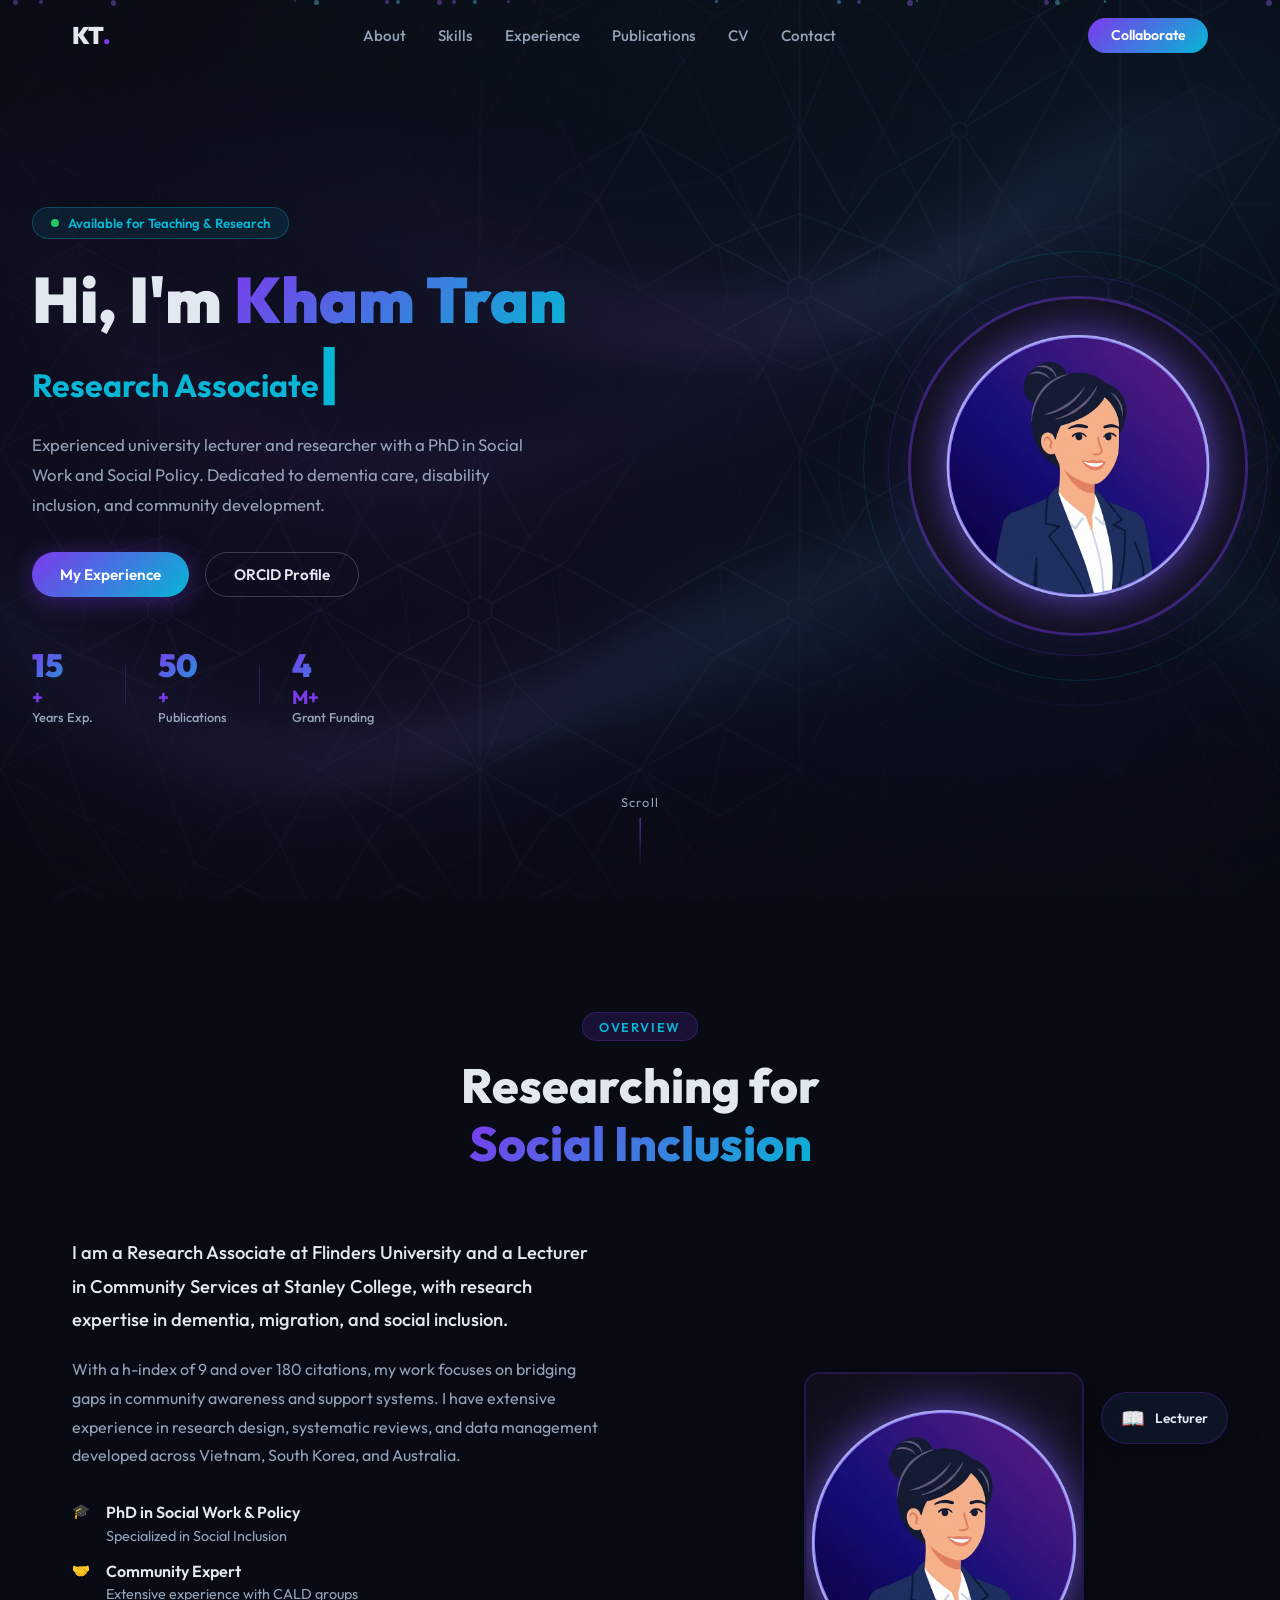
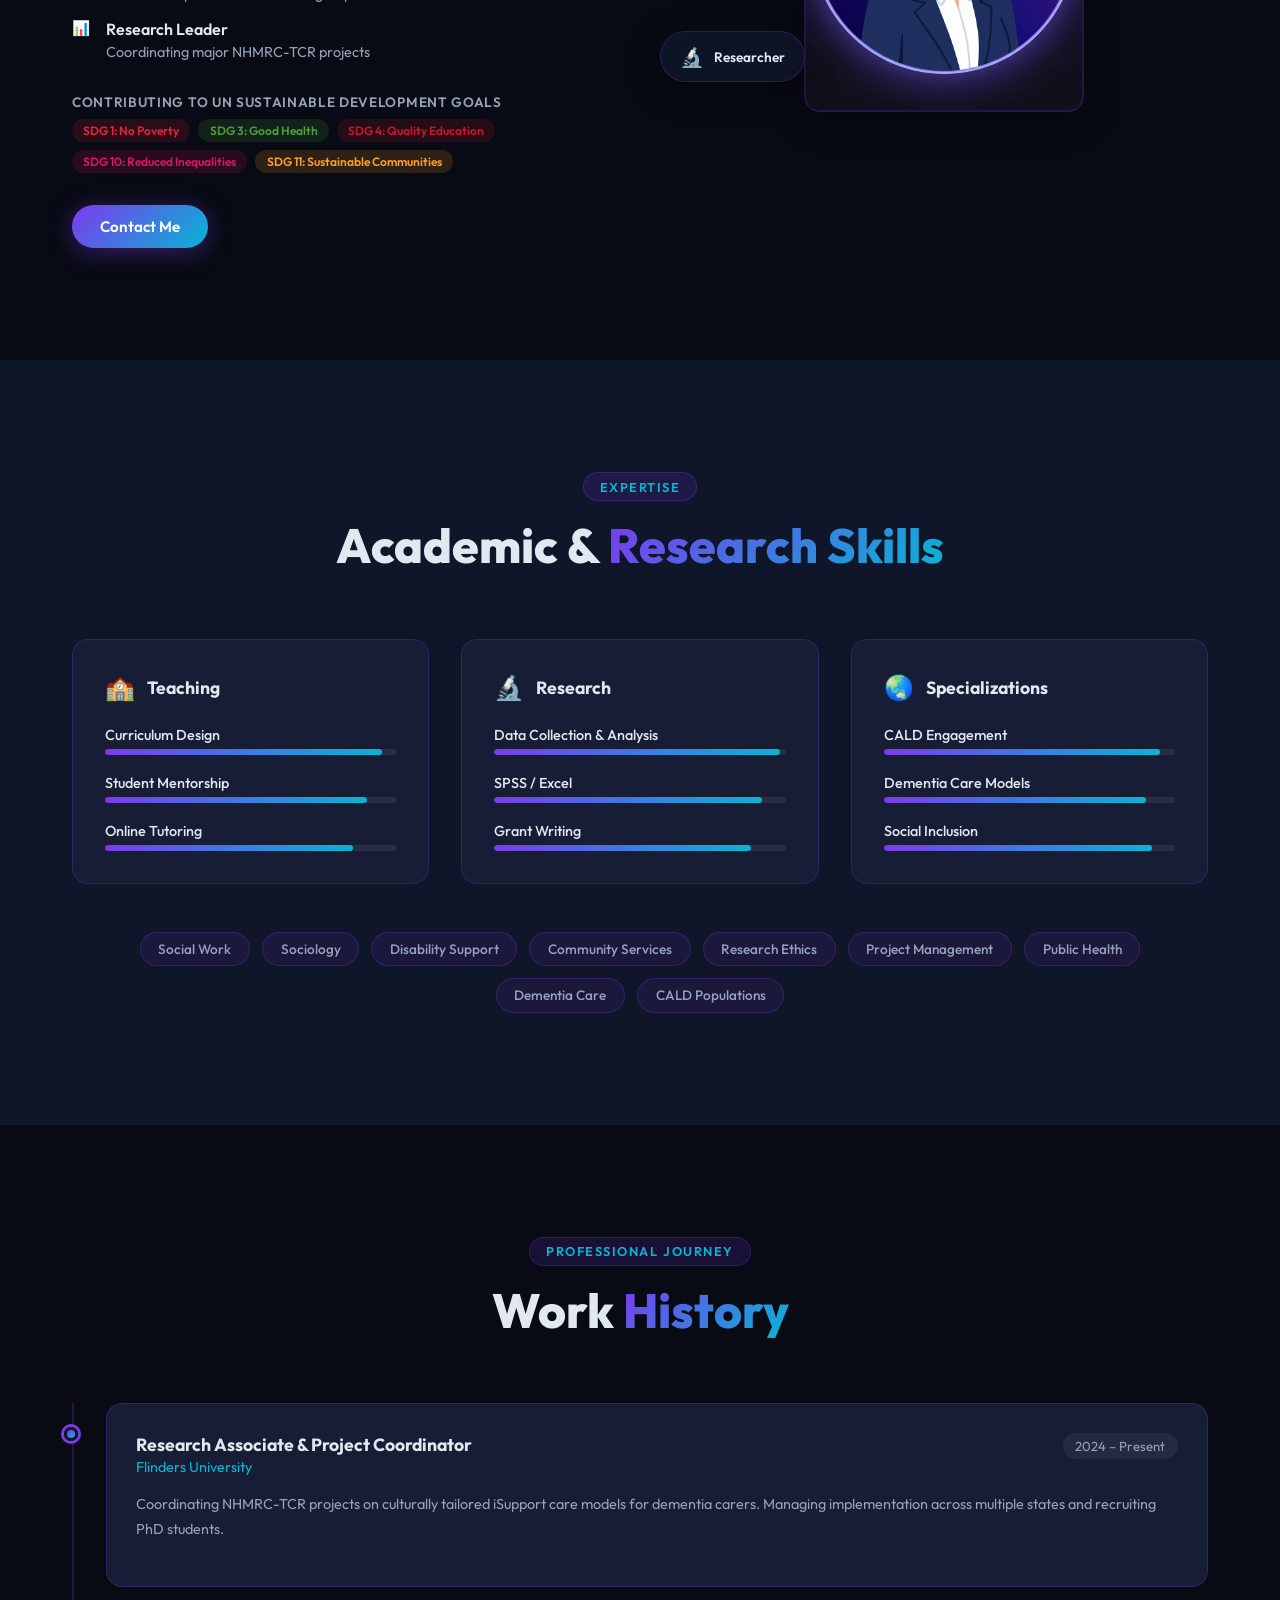
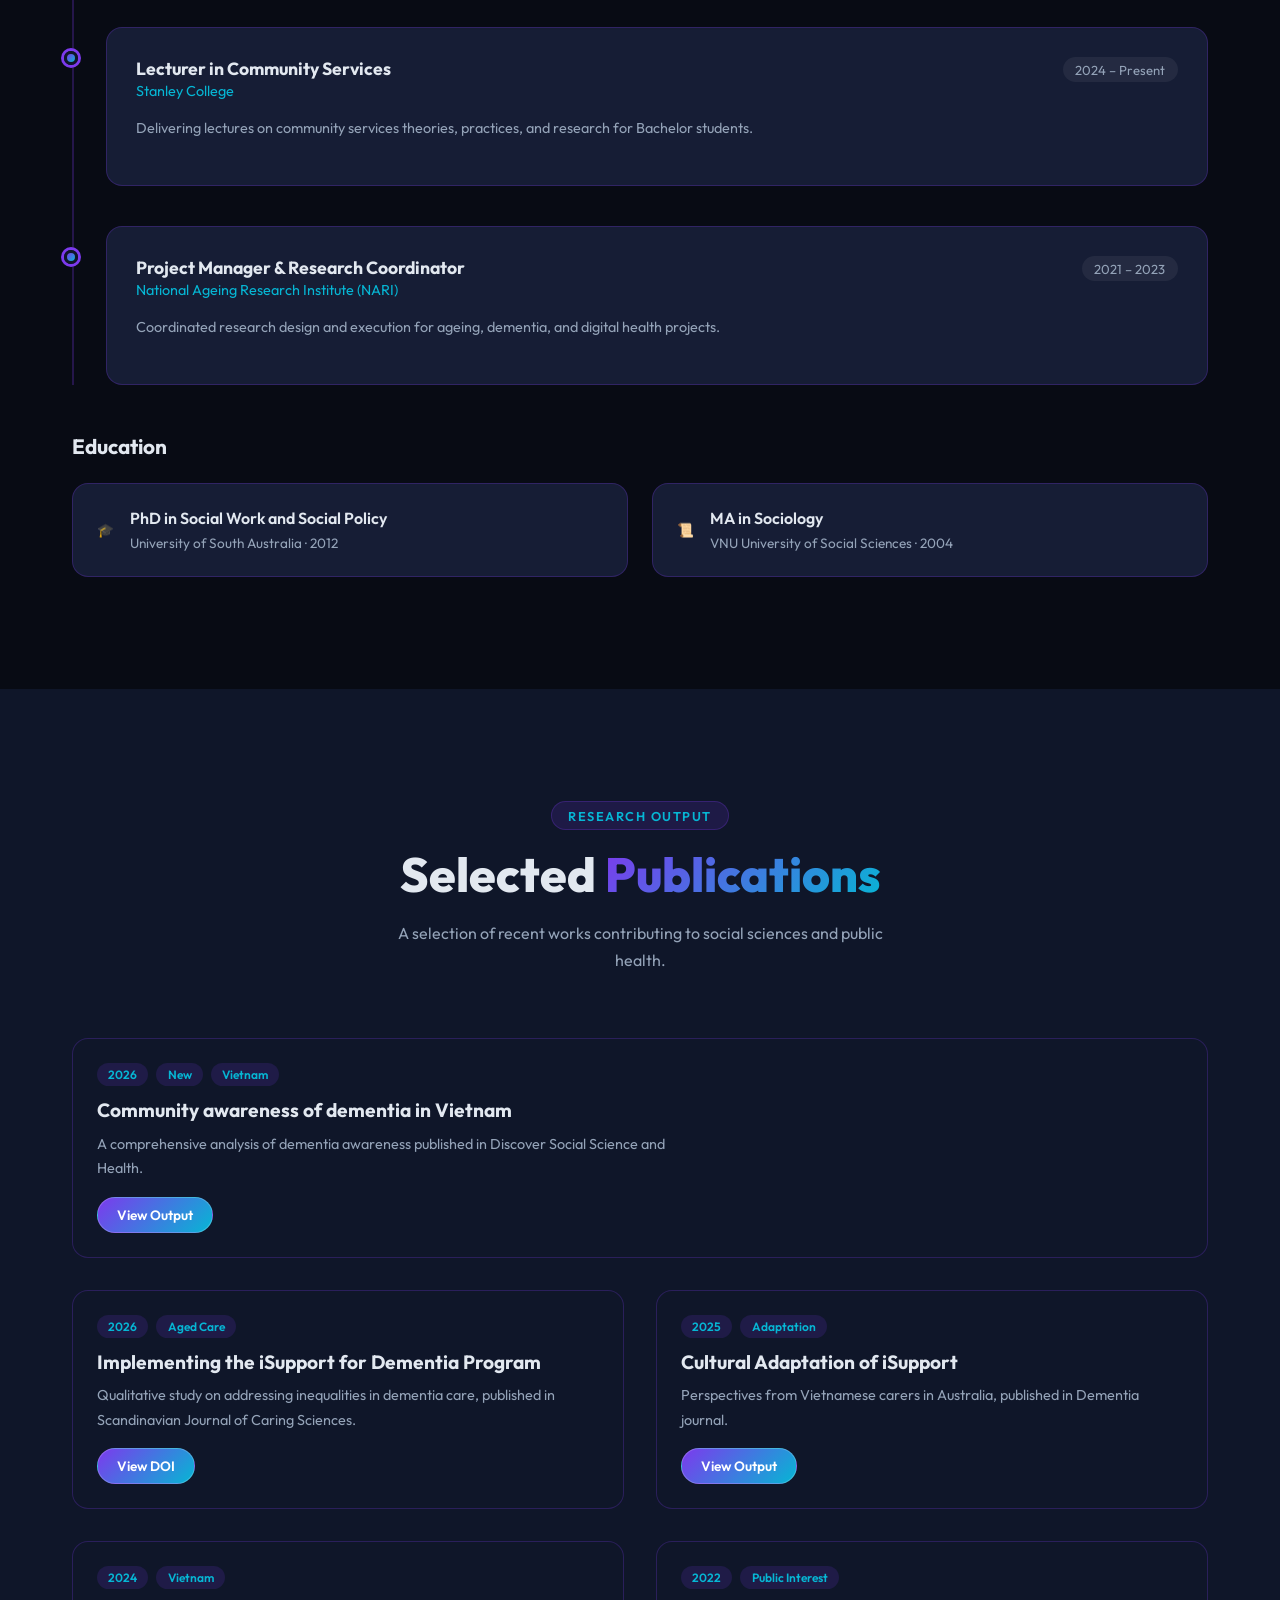
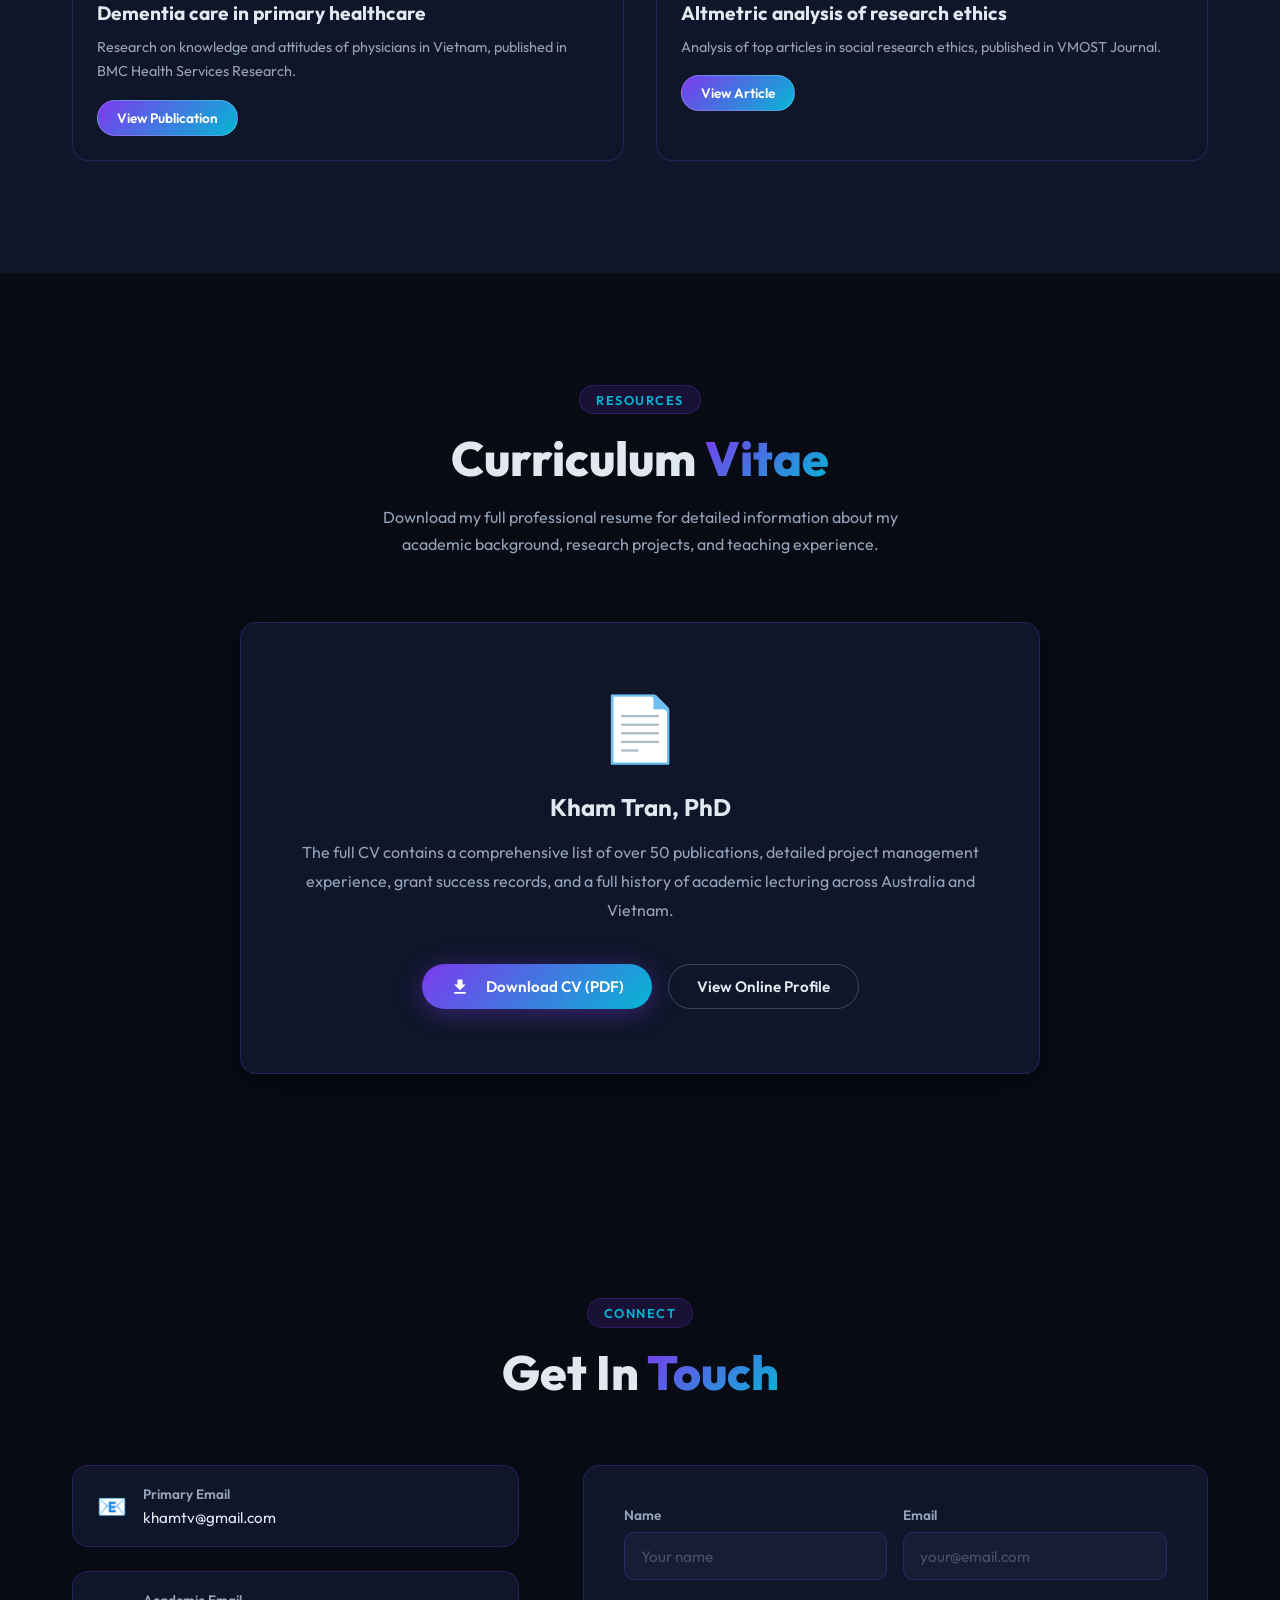
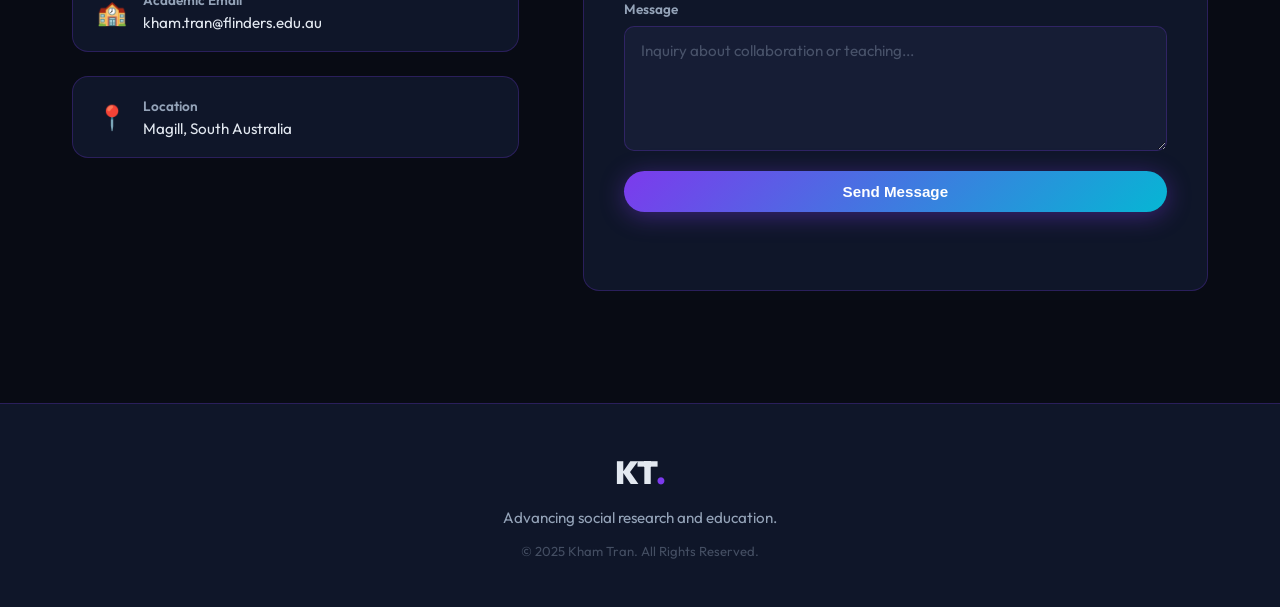
<file: index.html>
<!DOCTYPE html>
<html lang="en">
<head>
  <meta charset="UTF-8" />
  <meta name="viewport" content="width=device-width, initial-scale=1.0" />
  <meta name="description" content="Personal portfolio and profile of Kham Tran — Research Associate and Lecturer specializing in Social Work, Community Services, and Dementia Care." />
  <meta property="og:title" content="Kham Tran — Professional Portfolio" />
  <meta property="og:description" content="Dedicated professional with a PhD in Social Work and Social Policy, focused on social inclusion and community engagement." />
  <title>Kham Tran — Research Associate & Lecturer</title>
  <link rel="preconnect" href="https://fonts.googleapis.com" />
  <link rel="preconnect" href="https://fonts.gstatic.com" crossorigin />
  <link href="https://fonts.googleapis.com/css2?family=Outfit:wght@300;400;500;600;700;800;900&family=JetBrains+Mono:wght@400;500&display=swap" rel="stylesheet" />
  <link rel="stylesheet" href="style.css" />
</head>
<body>

  <!-- ── NAVIGATION ── -->
  <nav id="navbar">
    <div class="nav-container">
      <a href="#home" class="nav-logo">KT<span class="accent">.</span></a>
      <ul class="nav-links" id="nav-links">
        <li><a href="#about" class="nav-link">About</a></li>
        <li><a href="#skills" class="nav-link">Skills</a></li>
        <li><a href="#experience" class="nav-link">Experience</a></li>
        <li><a href="#publications" class="nav-link">Publications</a></li>
        <li><a href="#cv" class="nav-link">CV</a></li>
        <li><a href="#contact" class="nav-link">Contact</a></li>
      </ul>
      <a href="#contact" class="btn btn-nav">Collaborate</a>
      <button class="nav-toggle" id="nav-toggle" aria-label="Toggle navigation">
        <span></span><span></span><span></span>
      </button>
    </div>
  </nav>

  <!-- ── HERO ── -->
  <section id="home" class="hero">
    <div class="hero-bg"></div>
    <div class="hero-particles" id="particles"></div>
    <div class="hero-content">
      <div class="hero-badge">
        <span class="badge-dot"></span>
        Available for Teaching & Research
      </div>
      <h1 class="hero-title">
        Hi, I'm <span class="gradient-text">Kham Tran</span><br />
        <span class="hero-role" id="typed-text"></span><span class="cursor">|</span>
      </h1>
      <p class="hero-desc">
        Experienced university lecturer and researcher with a PhD in Social Work and Social Policy. Dedicated to dementia care, disability inclusion, and community development.
      </p>
      <div class="hero-actions">
        <a href="#experience" class="btn btn-primary">My Experience</a>
        <a href="https://orcid.org/0000-0002-7159-5668" target="_blank" class="btn btn-ghost">ORCID Profile</a>
      </div>
      <div class="hero-stats">
        <div class="stat">
          <span class="stat-number" data-target="15">0</span><span class="stat-suffix">+</span>
          <span class="stat-label">Years Exp.</span>
        </div>
        <div class="stat-divider"></div>
        <div class="stat">
          <span class="stat-number" data-target="50">0</span><span class="stat-suffix">+</span>
          <span class="stat-label">Publications</span>
        </div>
        <div class="stat-divider"></div>
        <div class="stat">
          <span class="stat-number" data-target="4">0</span><span class="stat-suffix">M+</span>
          <span class="stat-label">Grant Funding</span>
        </div>
      </div>
    </div>
    <div class="hero-image-wrapper">
      <div class="hero-glow"></div>
      <div class="hero-ring ring-1"></div>
      <div class="hero-ring ring-2"></div>
      <div class="hero-ring ring-3"></div>
      <img src="profile_avatar.png" alt="Kham Tran — Profile Photo" class="hero-avatar" id="hero-avatar" />
    </div>
    <div class="scroll-indicator">
      <span>Scroll</span>
      <div class="scroll-line"></div>
    </div>
  </section>

  <!-- ── ABOUT ── -->
  <section id="about" class="section">
    <div class="container">
      <div class="section-header">
        <span class="section-tag">Overview</span>
        <h2 class="section-title">Researching for <br /><span class="gradient-text">Social Inclusion</span></h2>
      </div>
      <div class="about-grid">
        <div class="about-text">
          <p class="about-lead">
            I am a Research Associate at Flinders University and a Lecturer in Community Services at Stanley College, with research expertise in dementia, migration, and social inclusion.
          </p>
          <p class="about-body">
            With a h-index of 9 and over 180 citations, my work focuses on bridging gaps in community awareness and support systems. I have extensive experience in research design, systematic reviews, and data management developed across Vietnam, South Korea, and Australia.
          </p>
          <div class="about-highlights">
            <div class="highlight-item">
              <span class="highlight-icon">🎓</span>
              <div>
                <strong>PhD in Social Work & Policy</strong>
                <span>Specialized in Social Inclusion</span>
              </div>
            </div>
            <div class="highlight-item">
              <span class="highlight-icon">🤝</span>
              <div>
                <strong>Community Expert</strong>
                <span>Extensive experience with CALD groups</span>
              </div>
            </div>
            <div class="highlight-item">
              <span class="highlight-icon">📊</span>
              <div>
                <strong>Research Leader</strong>
                <span>Coordinating major NHMRC-TCR projects</span>
              </div>
            </div>
          </div>
          
          <div class="sdg-contribution">
            <p style="font-size: 0.85rem; color: var(--muted); margin-bottom: 0.5rem; font-weight: 600; text-transform: uppercase; letter-spacing: 0.05em;">Contributing to UN Sustainable Development Goals</p>
            <div style="display: flex; flex-wrap: wrap; gap: 0.5rem;">
              <span class="ptag" style="background: rgba(229, 36, 59, 0.15); color: #e5243b;">SDG 1: No Poverty</span>
              <span class="ptag" style="background: rgba(76, 159, 56, 0.15); color: #4c9f38;">SDG 3: Good Health</span>
              <span class="ptag" style="background: rgba(197, 25, 45, 0.15); color: #c5192d;">SDG 4: Quality Education</span>
              <span class="ptag" style="background: rgba(221, 19, 103, 0.15); color: #dd1367;">SDG 10: Reduced Inequalities</span>
              <span class="ptag" style="background: rgba(253, 157, 36, 0.15); color: #fd9d24;">SDG 11: Sustainable Communities</span>
            </div>
          </div>

          <a href="mailto:khamtv@gmail.com" class="btn btn-primary" style="margin-top: 2rem;">Contact Me</a>
        </div>
        <div class="about-visual">
          <div class="about-card card-main">
            <img src="profile_avatar.png" alt="Kham Tran" class="about-photo" />
          </div>
          <div class="about-card card-floating card-top">
            <span class="card-emoji">📖</span>
            <span>Lecturer</span>
          </div>
          <div class="about-card card-floating card-bottom">
            <span class="card-emoji">🔬</span>
            <span>Researcher</span>
          </div>
        </div>
      </div>
    </div>
  </section>

  <!-- ── SKILLS ── -->
  <section id="skills" class="section section-dark">
    <div class="container">
      <div class="section-header">
        <span class="section-tag">Expertise</span>
        <h2 class="section-title">Academic & <span class="gradient-text">Research Skills</span></h2>
      </div>
      <div class="skills-grid">

        <div class="skill-category">
          <div class="skill-category-header">
            <span class="skill-icon">🏫</span>
            <h3>Teaching</h3>
          </div>
          <div class="skill-items">
            <div class="skill-item">
              <span class="skill-name">Curriculum Design</span>
              <div class="skill-bar"><div class="skill-fill" data-width="95"></div></div>
            </div>
            <div class="skill-item">
              <span class="skill-name">Student Mentorship</span>
              <div class="skill-bar"><div class="skill-fill" data-width="90"></div></div>
            </div>
            <div class="skill-item">
              <span class="skill-name">Online Tutoring</span>
              <div class="skill-bar"><div class="skill-fill" data-width="85"></div></div>
            </div>
          </div>
        </div>

        <div class="skill-category">
          <div class="skill-category-header">
            <span class="skill-icon">🔬</span>
            <h3>Research</h3>
          </div>
          <div class="skill-items">
            <div class="skill-item">
              <span class="skill-name">Data Collection & Analysis</span>
              <div class="skill-bar"><div class="skill-fill" data-width="98"></div></div>
            </div>
            <div class="skill-item">
              <span class="skill-name">SPSS / Excel</span>
              <div class="skill-bar"><div class="skill-fill" data-width="92"></div></div>
            </div>
            <div class="skill-item">
              <span class="skill-name">Grant Writing</span>
              <div class="skill-bar"><div class="skill-fill" data-width="88"></div></div>
            </div>
          </div>
        </div>

        <div class="skill-category">
          <div class="skill-category-header">
            <span class="skill-icon">🌏</span>
            <h3>Specializations</h3>
          </div>
          <div class="skill-items">
            <div class="skill-item">
              <span class="skill-name">CALD Engagement</span>
              <div class="skill-bar"><div class="skill-fill" data-width="95"></div></div>
            </div>
            <div class="skill-item">
              <span class="skill-name">Dementia Care Models</span>
              <div class="skill-bar"><div class="skill-fill" data-width="90"></div></div>
            </div>
            <div class="skill-item">
              <span class="skill-name">Social Inclusion</span>
              <div class="skill-bar"><div class="skill-fill" data-width="92"></div></div>
            </div>
          </div>
        </div>

      </div>

      <div class="tech-cloud">
        <span class="tech-tag">Social Work</span>
        <span class="tech-tag">Sociology</span>
        <span class="tech-tag">Disability Support</span>
        <span class="tech-tag">Community Services</span>
        <span class="tech-tag">Research Ethics</span>
        <span class="tech-tag">Project Management</span>
        <span class="tech-tag">Public Health</span>
        <span class="tech-tag">Dementia Care</span>
        <span class="tech-tag">CALD Populations</span>
      </div>
    </div>
  </section>

  <!-- ── EXPERIENCE ── -->
  <section id="experience" class="section">
    <div class="container">
      <div class="section-header">
        <span class="section-tag">Professional Journey</span>
        <h2 class="section-title">Work <span class="gradient-text">History</span></h2>
      </div>
      <div class="timeline">

        <div class="timeline-item">
          <div class="timeline-dot"></div>
          <div class="timeline-card">
            <div class="timeline-header">
              <div>
                <h3 class="timeline-role">Research Associate & Project Coordinator</h3>
                <span class="timeline-company">Flinders University</span>
              </div>
              <span class="timeline-period">2024 – Present</span>
            </div>
            <p class="timeline-desc">Coordinating NHMRC-TCR projects on culturally tailored iSupport care models for dementia carers. Managing implementation across multiple states and recruiting PhD students.</p>
          </div>
        </div>

        <div class="timeline-item">
          <div class="timeline-dot"></div>
          <div class="timeline-card">
            <div class="timeline-header">
              <div>
                <h3 class="timeline-role">Lecturer in Community Services</h3>
                <span class="timeline-company">Stanley College</span>
              </div>
              <span class="timeline-period">2024 – Present</span>
            </div>
            <p class="timeline-desc">Delivering lectures on community services theories, practices, and research for Bachelor students.</p>
          </div>
        </div>

        <div class="timeline-item">
          <div class="timeline-dot"></div>
          <div class="timeline-card">
            <div class="timeline-header">
              <div>
                <h3 class="timeline-role">Project Manager & Research Coordinator</h3>
                <span class="timeline-company">National Ageing Research Institute (NARI)</span>
              </div>
              <span class="timeline-period">2021 – 2023</span>
            </div>
            <p class="timeline-desc">Coordinated research design and execution for ageing, dementia, and digital health projects.</p>
          </div>
        </div>

      </div>

      <div class="education-block">
        <h3 class="edu-title">Education</h3>
        <div class="edu-cards">
          <div class="edu-card">
            <span class="edu-icon">🎓</span>
            <div>
              <strong>PhD in Social Work and Social Policy</strong>
              <span>University of South Australia · 2012</span>
            </div>
          </div>
          <div class="edu-card">
            <span class="edu-icon">📜</span>
            <div>
              <strong>MA in Sociology</strong>
              <span>VNU University of Social Sciences · 2004</span>
            </div>
          </div>
        </div>
      </div>
    </div>
  </section>

  <!-- ── PUBLICATIONS ── -->
  <section id="publications" class="section section-dark">
    <div class="container">
      <div class="section-header">
        <span class="section-tag">Research Output</span>
        <h2 class="section-title">Selected <span class="gradient-text">Publications</span></h2>
        <p class="section-sub">A selection of recent works contributing to social sciences and public health.</p>
      </div>
      <div class="projects-grid">

        <div class="project-card featured">
          <div class="project-info">
            <div class="project-tags"><span class="ptag">2026</span><span class="ptag">New</span><span class="ptag">Vietnam</span></div>
            <h3 class="project-title">Community awareness of dementia in Vietnam</h3>
            <p class="project-desc">A comprehensive analysis of dementia awareness published in Discover Social Science and Health.</p>
            <a href="https://researchnow.flinders.edu.au/en/publications/community-awareness-of-dementia-in-vietnam/" target="_blank" class="btn btn-sm btn-ghost" style="margin-top: 1rem;">View Output</a>
          </div>
        </div>

        <div class="project-card">
          <div class="project-info">
            <div class="project-tags"><span class="ptag">2026</span><span class="ptag">Aged Care</span></div>
            <h3 class="project-title">Implementing the iSupport for Dementia Program</h3>
            <p class="project-desc">Qualitative study on addressing inequalities in dementia care, published in Scandinavian Journal of Caring Sciences.</p>
            <a href="https://doi.org/10.1111/scs.13327" target="_blank" class="btn btn-sm btn-ghost" style="margin-top: 1rem;">View DOI</a>
          </div>
        </div>

        <div class="project-card">
          <div class="project-info">
            <div class="project-tags"><span class="ptag">2025</span><span class="ptag">Adaptation</span></div>
            <h3 class="project-title">Cultural Adaptation of iSupport</h3>
            <p class="project-desc">Perspectives from Vietnamese carers in Australia, published in Dementia journal.</p>
            <a href="https://researchnow.flinders.edu.au/en/publications/cultural-and-linguistic-adaptation-of-the-isupport-for-dementia-p/" target="_blank" class="btn btn-sm btn-ghost" style="margin-top: 1rem;">View Output</a>
          </div>
        </div>

        <div class="project-card">
          <div class="project-info">
            <div class="project-tags"><span class="ptag">2024</span><span class="ptag">Vietnam</span></div>
            <h3 class="project-title">Dementia care in primary healthcare</h3>
            <p class="project-desc">Research on knowledge and attitudes of physicians in Vietnam, published in BMC Health Services Research.</p>
            <a href="https://doi.org/10.1186/s12913-024-10574-z" target="_blank" class="btn btn-sm btn-ghost" style="margin-top: 1rem;">View Publication</a>
          </div>
        </div>

        <div class="project-card">
          <div class="project-info">
            <div class="project-tags"><span class="ptag">2022</span><span class="ptag">Public Interest</span></div>
            <h3 class="project-title">Altmetric analysis of research ethics</h3>
            <p class="project-desc">Analysis of top articles in social research ethics, published in VMOST Journal.</p>
            <a href="https://vjol.info.vn/index.php/mostd/article/view/70719/59915" target="_blank" class="btn btn-sm btn-ghost" style="margin-top: 1rem;">View Article</a>
          </div>
        </div>

      </div>
    </div>
  </section>
  
  <!-- ── CV SECTION ── -->
  <section id="cv" class="section">
    <div class="container">
      <div class="section-header">
        <span class="section-tag">Resources</span>
        <h2 class="section-title">Curriculum <span class="gradient-text">Vitae</span></h2>
        <p class="section-sub">Download my full professional resume for detailed information about my academic background, research projects, and teaching experience.</p>
      </div>
      
      <div class="cv-container" style="max-width: 800px; margin: 0 auto; text-align: center; background: var(--surface); border: 1px solid var(--border); padding: 4rem 2rem; border-radius: var(--radius); box-shadow: var(--shadow);">
        <div class="cv-icon" style="font-size: 4rem; margin-bottom: 1.5rem;">📄</div>
        <h3 style="font-size: 1.5rem; margin-bottom: 1rem;">Kham Tran, PhD</h3>
        <p style="color: var(--muted); margin-bottom: 2.5rem; line-height: 1.8;">
          The full CV contains a comprehensive list of over 50 publications, detailed project management experience, 
          grant success records, and a full history of academic lecturing across Australia and Vietnam.
        </p>
        <div style="display: flex; gap: 1rem; justify-content: center; flex-wrap: wrap;">
          <a href="#" class="btn btn-primary" onclick="alert('Note: Please replace the link in index.html with your actual CV file path.'); return false;">
            <svg style="width: 20px; height: 20px; fill: currentColor; margin-right: 8px;" viewBox="0 0 24 24"><path d="M19 9h-4V3H9v6H5l7 7 7-7zM5 18v2h14v-2H5z"/></svg>
            Download CV (PDF)
          </a>
          <a href="https://researchnow.flinders.edu.au/en/persons/kham-tran/" target="_blank" class="btn btn-ghost">View Online Profile</a>
        </div>
      </div>
    </div>
  </section>

  <!-- ── CONTACT ── -->
  <section id="contact" class="section">
    <div class="container">
      <div class="section-header">
        <span class="section-tag">Connect</span>
        <h2 class="section-title">Get In <span class="gradient-text">Touch</span></h2>
      </div>
      <div class="contact-grid">
        <div class="contact-info">
          <div class="contact-item">
            <div class="contact-icon">📧</div>
            <div>
              <strong>Primary Email</strong>
              <a href="mailto:khamtv@gmail.com">khamtv@gmail.com</a>
            </div>
          </div>
          <div class="contact-item">
            <div class="contact-icon">🏫</div>
            <div>
              <strong>Academic Email</strong>
              <a href="mailto:kham.tran@flinders.edu.au">kham.tran@flinders.edu.au</a>
            </div>
          </div>
          <div class="contact-item">
            <div class="contact-icon">📍</div>
            <div>
              <strong>Location</strong>
              <span>Magill, South Australia</span>
            </div>
          </div>
        </div>
        <form class="contact-form" id="contact-form">
          <div class="form-row">
            <div class="form-group">
              <label for="form-name">Name</label>
              <input type="text" id="form-name" placeholder="Your name" required />
            </div>
            <div class="form-group">
              <label for="form-email">Email</label>
              <input type="email" id="form-email" placeholder="your@email.com" required />
            </div>
          </div>
          <div class="form-group">
            <label for="form-message">Message</label>
            <textarea id="form-message" rows="5" placeholder="Inquiry about collaboration or teaching..." required></textarea>
          </div>
          <button type="submit" class="btn btn-primary btn-full" id="form-submit">Send Message</button>
          <p class="form-note" id="form-feedback"></p>
        </form>
      </div>
    </div>
  </section>

  <footer class="footer">
    <div class="container">
      <div class="footer-content">
        <div class="footer-logo">KT<span class="accent">.</span></div>
        <p class="footer-tagline">Advancing social research and education.</p>
        <p class="footer-copy">© 2025 Kham Tran. All Rights Reserved.</p>
      </div>
    </div>
  </footer>

  <div class="back-to-top" id="back-to-top">↑</div>

  <script src="script.js"></script>
</body>
</html>
</file>
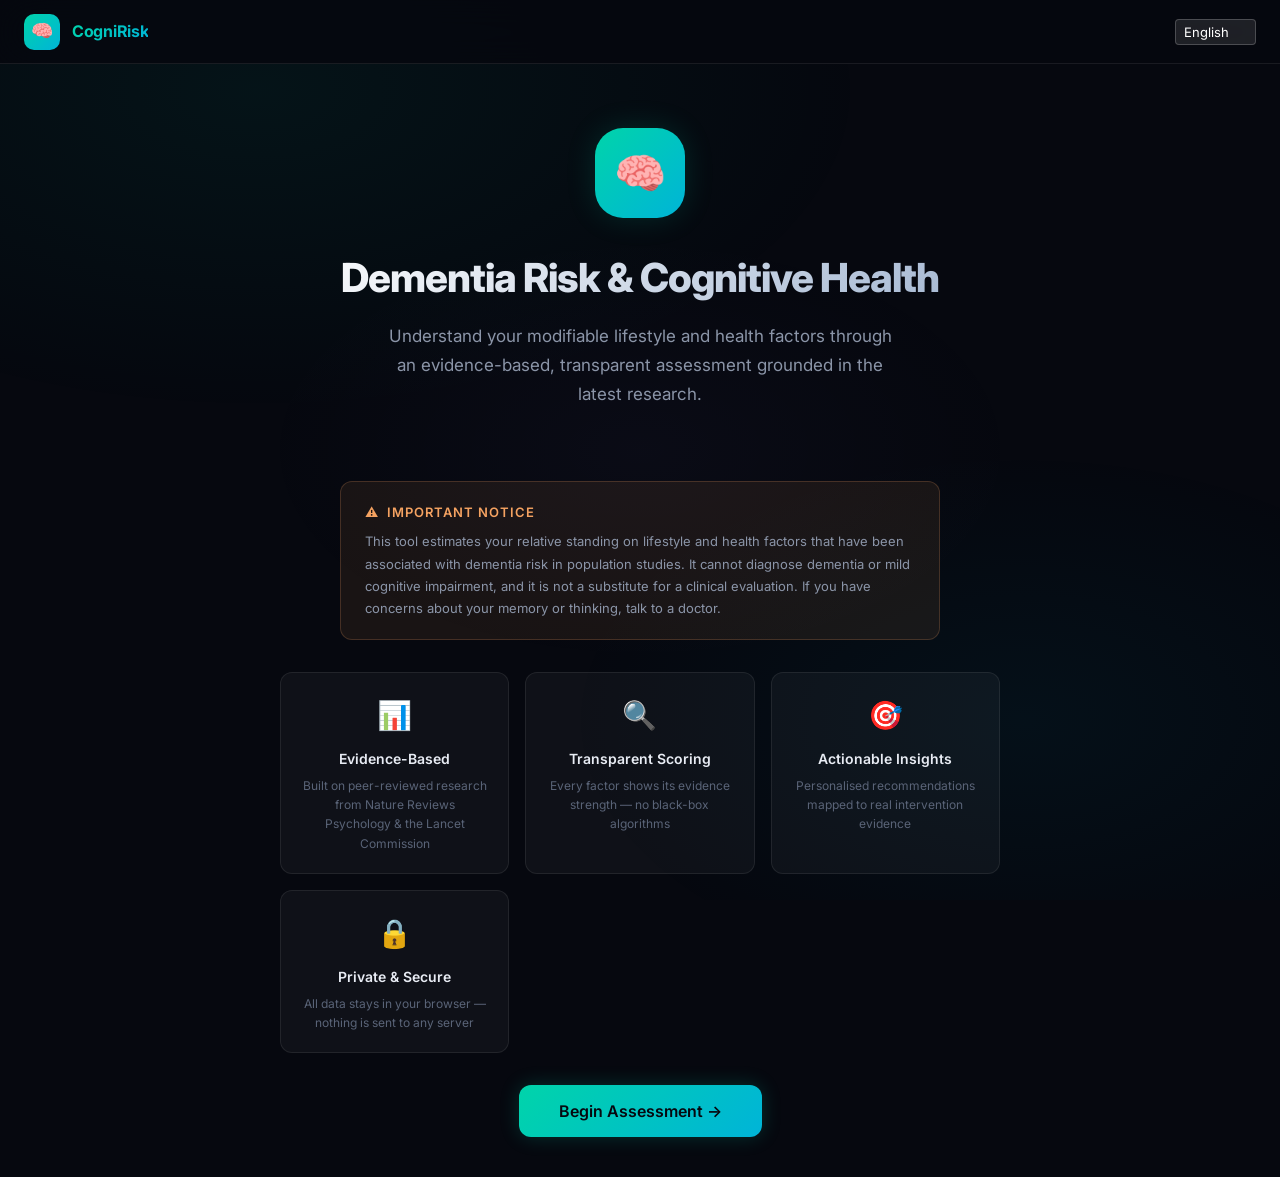
<file: cogtest/index.html>
<!DOCTYPE html>
<html lang="en">
<head>
  <meta charset="UTF-8">
  <meta name="viewport" content="width=device-width, initial-scale=1.0">
  <meta name="description" content="Assess your modifiable lifestyle and health factors associated with dementia risk. Evidence-based, transparent, and educational.">
  <title>Dementia Risk &amp; Cognitive Health Assessment</title>
  <link rel="stylesheet" href="styles.css">
  <link rel="icon" href="data:image/svg+xml,<svg xmlns='http://www.w3.org/2000/svg' viewBox='0 0 100 100'><text y='.9em' font-size='90'>🧠</text></svg>">
  <style>
    .lang-selector { margin-left: 15px; }
    .lang-selector select { 
      background: rgba(255,255,255,0.1); color: #fff; 
      border: 1px solid rgba(255,255,255,0.2); border-radius: 4px; 
      padding: 4px 8px; font-size: 13px; cursor: pointer;
    }
    .lang-selector select option { background: #06080f; color: #fff; }
  </style>
</head>
<body>

<header class="app-header">
  <div class="app-logo">
    <div class="app-logo-icon">🧠</div>
    <div class="app-logo-text"><span>CogniRisk</span></div>
  </div>
  <div class="progress-container" id="progressContainer" style="display:none;">
    <div class="progress-bar-bg">
      <div class="progress-bar-fill" id="progressFill" style="width:0%"></div>
    </div>
    <div class="progress-label" id="progressLabel">Step 1 of 9</div>
  </div>
  <div class="lang-selector">
    <select id="langSelect" onchange="window.DementiaApp.i18n.setLocale(this.value)">
      <option value="en">English</option>
      <option value="es">Español</option>
      <option value="vi">Tiếng Việt</option>
      <option value="fr">Français</option>
      <option value="zh">中文</option>
    </select>
  </div>
</header>

<main>
  <!-- Welcome -->
  <section class="screen active" id="screen-welcome">
    <div class="welcome-hero">
      <div class="welcome-icon">🧠</div>
      <h1 data-i18n="Dementia Risk & Cognitive Health">Dementia Risk &amp; Cognitive Health</h1>
      <p class="subtitle" data-i18n="Understand your modifiable lifestyle and health factors through an evidence-based, transparent assessment grounded in the latest research.">Understand your modifiable lifestyle and health factors through an evidence-based, transparent assessment grounded in the latest research.</p>
    </div>

    <div class="disclaimer-box">
      <div class="disclaimer-title">⚠️ <span data-i18n="Important Notice">Important Notice</span></div>
      <p id="disclaimerText"></p>
    </div>

    <div class="feature-grid">
      <div class="feature-card">
        <div class="icon">📊</div>
        <h3 data-i18n="Evidence-Based">Evidence-Based</h3>
        <p data-i18n="Built on peer-reviewed research from Nature Reviews Psychology & the Lancet Commission">Built on peer-reviewed research from Nature Reviews Psychology &amp; the Lancet Commission</p>
      </div>
      <div class="feature-card">
        <div class="icon">🔍</div>
        <h3 data-i18n="Transparent Scoring">Transparent Scoring</h3>
        <p data-i18n="Every factor shows its evidence strength — no black-box algorithms">Every factor shows its evidence strength — no black-box algorithms</p>
      </div>
      <div class="feature-card">
        <div class="icon">🎯</div>
        <h3 data-i18n="Actionable Insights">Actionable Insights</h3>
        <p data-i18n="Personalised recommendations mapped to real intervention evidence">Personalised recommendations mapped to real intervention evidence</p>
      </div>
      <div class="feature-card">
        <div class="icon">🔒</div>
        <h3 data-i18n="Private & Secure">Private &amp; Secure</h3>
        <p data-i18n="All data stays in your browser — nothing is sent to any server">All data stays in your browser — nothing is sent to any server</p>
      </div>
    </div>

    <div class="btn-row" style="justify-content:center;">
      <button class="btn btn-primary btn-large" onclick="App.startAssessment()" data-i18n="Begin Assessment →">
        Begin Assessment →
      </button>
    </div>
  </section>

  <!-- Dynamic module screens rendered by JS -->
  <section class="screen" id="screen-module">
    <div id="moduleContent"></div>
    <div class="btn-row">
      <button class="btn btn-ghost" id="btnBack" onclick="App.prevModule()" data-i18n="← Back">← Back</button>
      <button class="btn btn-secondary" id="btnSkip" onclick="App.skipModule()" data-i18n="Skip Module">Skip Module</button>
      <button class="btn btn-primary" id="btnNext" onclick="App.nextModule()" data-i18n="Continue →">Continue →</button>
    </div>
  </section>

  <!-- Report -->
  <section class="screen" id="screen-report">
    <div id="reportContent"></div>
    <div class="btn-row" style="justify-content:center; margin-top:32px;">
      <button class="btn btn-secondary" onclick="App.restartAssessment()" data-i18n="↺ Start Over">↺ Start Over</button>
      <button class="btn btn-primary" onclick="App.exportPDF()" data-i18n="📄 Export Summary">📄 Export Summary</button>
    </div>
  </section>
</main>

<script src="js/i18n.js"></script>
<script src="js/config.js"></script>
<script src="js/modules.js"></script>
<script src="js/engine.js"></script>
<script src="js/recommendations.js"></script>
<script src="js/ai.js"></script>
<script src="js/app.js"></script>
</body>
</html>
</file>
<file: style.css>
/* ── RESET & BASE ── */
*, *::before, *::after { box-sizing: border-box; margin: 0; padding: 0; }
html { scroll-behavior: smooth; font-size: 16px; }
body { font-family: 'Outfit', sans-serif; background: #080b14; color: #e2e8f0; overflow-x: hidden; }
a { text-decoration: none; color: inherit; }
img { max-width: 100%; display: block; }

/* ── TOKENS ── */
:root {
  --accent: #7c3aed;
  --accent2: #06b6d4;
  --grad: linear-gradient(135deg, #7c3aed, #06b6d4);
  --surface: #0f1629;
  --surface2: #161d35;
  --border: rgba(124,58,237,.25);
  --text: #e2e8f0;
  --muted: #94a3b8;
  --radius: 16px;
  --shadow: 0 8px 32px rgba(0,0,0,.4);
}

/* ── UTILITIES ── */
.container { max-width: 1200px; margin: 0 auto; padding: 0 2rem; }
.gradient-text { background: var(--grad); -webkit-background-clip: text; -webkit-text-fill-color: transparent; background-clip: text; }
.accent { color: var(--accent); }
.section { padding: 7rem 0; }
.section-dark { background: var(--surface); }

.section-header { text-align: center; margin-bottom: 4rem; }
.section-tag { display: inline-block; background: rgba(124,58,237,.15); border: 1px solid var(--border); color: var(--accent2); font-size: .8rem; font-weight: 600; letter-spacing: .12em; text-transform: uppercase; padding: .35rem 1rem; border-radius: 100px; margin-bottom: 1rem; }
.section-title { font-size: clamp(2rem, 4vw, 3rem); font-weight: 800; line-height: 1.2; }
.section-sub { color: var(--muted); max-width: 520px; margin: 1rem auto 0; line-height: 1.7; }

/* ── BUTTONS ── */
.btn { display: inline-flex; align-items: center; gap: .5rem; padding: .75rem 1.75rem; border-radius: 100px; font-weight: 600; font-size: .95rem; cursor: pointer; border: none; transition: all .3s ease; }
.btn-primary { background: var(--grad); color: #fff; box-shadow: 0 4px 24px rgba(124,58,237,.4); }
.btn-primary:hover { transform: translateY(-2px); box-shadow: 0 8px 32px rgba(124,58,237,.6); }
.btn-ghost { background: transparent; color: var(--text); border: 1.5px solid rgba(255,255,255,.2); }
.btn-ghost:hover { border-color: var(--accent); color: var(--accent); }
.btn-nav { background: var(--grad); color: #fff; padding: .55rem 1.4rem; font-size: .88rem; }
.btn-sm { padding: .5rem 1.2rem; font-size: .85rem; background: var(--grad); color: #fff; }
.btn-full { width: 100%; justify-content: center; }

/* ── NAV ── */
#navbar { position: fixed; top: 0; left: 0; right: 0; z-index: 1000; padding: 1.1rem 0; transition: all .4s ease; }
#navbar.scrolled { background: rgba(8,11,20,.9); backdrop-filter: blur(20px); border-bottom: 1px solid var(--border); padding: .75rem 0; }
.nav-container { max-width: 1200px; margin: 0 auto; padding: 0 2rem; display: flex; align-items: center; gap: 2rem; }
.nav-logo { font-size: 1.5rem; font-weight: 900; }
.nav-links { display: flex; list-style: none; gap: 2rem; margin: auto; }
.nav-link { color: var(--muted); font-weight: 500; transition: color .3s; font-size: .95rem; }
.nav-link:hover, .nav-link.active { color: #fff; }
.nav-toggle { display: none; flex-direction: column; gap: 5px; background: none; border: none; cursor: pointer; padding: .4rem; }
.nav-toggle span { display: block; width: 24px; height: 2px; background: var(--text); border-radius: 2px; transition: all .3s; }

/* ── HERO ── */
.hero { min-height: 100vh; display: flex; align-items: center; position: relative; overflow: hidden; padding: 6rem 2rem 4rem; }
.hero-bg { position: absolute; inset: 0; background: url('hero_background.png') center/cover no-repeat; opacity: .18; }
.hero-bg::after { content: ''; position: absolute; inset: 0; background: radial-gradient(ellipse at 20% 50%, rgba(124,58,237,.25) 0%, transparent 60%), radial-gradient(ellipse at 80% 20%, rgba(6,182,212,.2) 0%, transparent 60%); }
.hero-particles { position: absolute; inset: 0; pointer-events: none; }
.particle { position: absolute; border-radius: 50%; animation: float linear infinite; opacity: .4; }

.hero-content { position: relative; z-index: 2; max-width: 600px; }
.hero-badge { display: inline-flex; align-items: center; gap: .6rem; background: rgba(6,182,212,.1); border: 1px solid rgba(6,182,212,.3); color: var(--accent2); font-size: .82rem; font-weight: 600; padding: .45rem 1.1rem; border-radius: 100px; margin-bottom: 1.5rem; }
.badge-dot { width: 8px; height: 8px; background: #22c55e; border-radius: 50%; animation: pulse 2s infinite; }

.hero-title { font-size: clamp(2.5rem, 5vw, 4rem); font-weight: 900; line-height: 1.15; margin-bottom: 1.2rem; }
.hero-role { font-size: clamp(1.4rem, 3vw, 2rem); color: var(--accent2); font-weight: 700; }
.cursor { animation: blink 1s step-end infinite; color: var(--accent2); }

.hero-desc { color: var(--muted); line-height: 1.8; font-size: 1.05rem; margin-bottom: 2rem; max-width: 520px; }
.hero-actions { display: flex; gap: 1rem; flex-wrap: wrap; margin-bottom: 3rem; }

.hero-stats { display: flex; align-items: center; gap: 2rem; }
.stat { display: flex; flex-direction: column; }
.stat-number { font-size: 2rem; font-weight: 900; background: var(--grad); -webkit-background-clip: text; -webkit-text-fill-color: transparent; background-clip: text; }
.stat-suffix { font-size: 1.2rem; font-weight: 700; color: var(--accent); display: inline; -webkit-text-fill-color: var(--accent); }
.stat-label { font-size: .8rem; color: var(--muted); font-weight: 500; }
.stat-divider { width: 1px; height: 40px; background: var(--border); }

/* hero image */
.hero-image-wrapper { position: relative; z-index: 2; margin-left: auto; flex-shrink: 0; }
.hero-avatar { width: 340px; height: 340px; object-fit: cover; border-radius: 50%; border: 3px solid rgba(124,58,237,.4); position: relative; z-index: 3; }
.hero-glow { position: absolute; inset: -30px; background: radial-gradient(circle, rgba(124,58,237,.35) 0%, transparent 70%); border-radius: 50%; animation: breathe 4s ease-in-out infinite; }
.hero-ring { position: absolute; border-radius: 50%; border: 1px solid rgba(124,58,237,.2); animation: spin linear infinite; }
.ring-1 { inset: -20px; animation-duration: 12s; }
.ring-2 { inset: -45px; border-color: rgba(6,182,212,.15); animation-duration: 20s; animation-direction: reverse; }
.ring-3 { inset: -70px; border-color: rgba(124,58,237,.08); animation-duration: 30s; }

.scroll-indicator { position: absolute; bottom: 2rem; left: 50%; transform: translateX(-50%); display: flex; flex-direction: column; align-items: center; gap: .5rem; color: var(--muted); font-size: .8rem; letter-spacing: .1em; }
.scroll-line { width: 1px; height: 50px; background: linear-gradient(to bottom, var(--accent), transparent); animation: scrollAnim 2s ease-in-out infinite; }

/* ── ABOUT ── */
.about-grid { display: grid; grid-template-columns: 1fr 1fr; gap: 5rem; align-items: center; }
.about-lead { font-size: 1.15rem; font-weight: 500; line-height: 1.8; margin-bottom: 1.2rem; }
.about-body { color: var(--muted); line-height: 1.8; margin-bottom: 1rem; }
.about-highlights { display: flex; flex-direction: column; gap: 1rem; margin: 2rem 0; }
.highlight-item { display: flex; align-items: flex-start; gap: 1rem; }
.highlight-icon { font-size: 1.4rem; flex-shrink: 0; }
.highlight-item strong { display: block; font-weight: 600; margin-bottom: .15rem; }
.highlight-item span { color: var(--muted); font-size: .9rem; }

.about-visual { position: relative; display: flex; justify-content: center; }
.about-card { border-radius: var(--radius); overflow: hidden; }
.card-main { width: 280px; height: 340px; border: 2px solid var(--border); box-shadow: var(--shadow); }
.about-photo { width: 100%; height: 100%; object-fit: cover; }
.card-floating { position: absolute; display: flex; align-items: center; gap: .6rem; background: rgba(15,22,41,.9); backdrop-filter: blur(12px); border: 1px solid var(--border); padding: .8rem 1.2rem; border-radius: 100px; font-size: .85rem; font-weight: 600; white-space: nowrap; box-shadow: var(--shadow); }
.card-emoji { font-size: 1.2rem; }
.card-top { top: 20px; right: -20px; animation: floatCard 3s ease-in-out infinite; }
.card-bottom { bottom: 30px; left: -20px; animation: floatCard 3s ease-in-out infinite reverse; }

/* ── SKILLS ── */
.skills-grid { display: grid; grid-template-columns: repeat(3, 1fr); gap: 2rem; margin-bottom: 3rem; }
.skill-category { background: var(--surface2); border: 1px solid var(--border); border-radius: var(--radius); padding: 2rem; transition: transform .3s, box-shadow .3s; }
.skill-category:hover { transform: translateY(-4px); box-shadow: 0 12px 40px rgba(124,58,237,.2); }
.skill-category-header { display: flex; align-items: center; gap: .75rem; margin-bottom: 1.5rem; }
.skill-icon { font-size: 1.5rem; }
.skill-category-header h3 { font-size: 1.1rem; font-weight: 700; }
.skill-items { display: flex; flex-direction: column; gap: 1.2rem; }
.skill-item { display: grid; grid-template-columns: 1fr auto; grid-template-rows: auto auto; gap: .3rem .5rem; }
.skill-name { font-size: .9rem; font-weight: 500; grid-column: 1; }
.skill-pct { font-size: .8rem; color: var(--accent2); font-family: 'JetBrains Mono', monospace; grid-column: 2; text-align: right; }
.skill-bar { height: 6px; background: rgba(255,255,255,.08); border-radius: 100px; grid-column: 1 / -1; overflow: hidden; }
.skill-fill { height: 100%; width: 0; background: var(--grad); border-radius: 100px; transition: width 1.2s cubic-bezier(.4,0,.2,1); }

.tech-cloud { display: flex; flex-wrap: wrap; gap: .75rem; justify-content: center; }
.tech-tag { background: rgba(124,58,237,.1); border: 1px solid var(--border); color: var(--muted); padding: .45rem 1.1rem; border-radius: 100px; font-size: .85rem; font-weight: 500; transition: all .3s; cursor: default; }
.tech-tag:hover { background: rgba(124,58,237,.25); color: #fff; border-color: var(--accent); transform: translateY(-2px); }

/* ── PROJECTS ── */
.projects-grid { display: grid; grid-template-columns: repeat(2, 1fr); gap: 2rem; }
.project-card { background: var(--surface); border: 1px solid var(--border); border-radius: var(--radius); overflow: hidden; transition: transform .3s, box-shadow .3s; }
.project-card:hover { transform: translateY(-6px); box-shadow: 0 16px 48px rgba(124,58,237,.25); }
.project-card.featured { grid-column: 1 / -1; display: grid; grid-template-columns: 1.2fr 1fr; }
.project-img-wrap { position: relative; overflow: hidden; height: 240px; }
.project-card.featured .project-img-wrap { height: 100%; }
.project-img { width: 100%; height: 100%; object-fit: cover; transition: transform .5s; }
.project-card:hover .project-img { transform: scale(1.05); }
.project-overlay { position: absolute; inset: 0; background: rgba(8,11,20,.7); display: flex; align-items: center; justify-content: center; gap: 1rem; opacity: 0; transition: opacity .3s; backdrop-filter: blur(4px); }
.project-card:hover .project-overlay { opacity: 1; }
.project-info { padding: 1.5rem; }
.project-tags { display: flex; gap: .5rem; flex-wrap: wrap; margin-bottom: .75rem; }
.ptag { background: rgba(124,58,237,.15); color: var(--accent2); font-size: .75rem; font-weight: 600; padding: .25rem .7rem; border-radius: 100px; }
.project-title { font-size: 1.2rem; font-weight: 700; margin-bottom: .6rem; }
.project-desc { color: var(--muted); font-size: .9rem; line-height: 1.7; }
.project-meta { display: flex; justify-content: space-between; margin-top: 1rem; font-size: .8rem; color: var(--muted); }

/* ── TIMELINE ── */
.timeline { position: relative; padding-left: 2rem; border-left: 2px solid var(--border); display: flex; flex-direction: column; gap: 2.5rem; margin-bottom: 3rem; }
.timeline-item { position: relative; }
.timeline-dot { position: absolute; left: -2.6rem; top: 1.5rem; width: 14px; height: 14px; background: var(--grad); border-radius: 50%; border: 3px solid var(--surface); box-shadow: 0 0 0 3px var(--accent); }
.timeline-card { background: var(--surface2); border: 1px solid var(--border); border-radius: var(--radius); padding: 1.8rem; transition: transform .3s, box-shadow .3s; }
.timeline-card:hover { transform: translateX(6px); box-shadow: 0 8px 32px rgba(124,58,237,.2); }
.timeline-header { display: flex; justify-content: space-between; align-items: flex-start; margin-bottom: 1rem; flex-wrap: wrap; gap: .5rem; }
.timeline-role { font-size: 1.1rem; font-weight: 700; }
.timeline-company { color: var(--accent2); font-size: .9rem; }
.timeline-period { font-size: .82rem; color: var(--muted); background: rgba(255,255,255,.06); padding: .3rem .8rem; border-radius: 100px; white-space: nowrap; }
.timeline-desc { color: var(--muted); line-height: 1.7; font-size: .9rem; margin-bottom: 1rem; }
.timeline-tags { display: flex; gap: .5rem; flex-wrap: wrap; }

.education-block { margin-top: 1rem; }
.edu-title { font-size: 1.3rem; font-weight: 700; margin-bottom: 1.5rem; }
.edu-cards { display: grid; grid-template-columns: 1fr 1fr; gap: 1.5rem; }
.edu-card { display: flex; align-items: center; gap: 1rem; background: var(--surface2); border: 1px solid var(--border); border-radius: var(--radius); padding: 1.5rem; }
.edu-icon { font-size: 2rem; }
.edu-card strong { display: block; font-weight: 600; margin-bottom: .25rem; }
.edu-card span { color: var(--muted); font-size: .85rem; }

/* ── CONTACT ── */
.contact-grid { display: grid; grid-template-columns: 1fr 1.4fr; gap: 4rem; align-items: start; }
.contact-info { display: flex; flex-direction: column; gap: 1.5rem; }
.contact-item { display: flex; align-items: center; gap: 1rem; background: var(--surface); border: 1px solid var(--border); border-radius: var(--radius); padding: 1.2rem 1.5rem; transition: border-color .3s; }
.contact-item:hover { border-color: var(--accent); }
.contact-icon { font-size: 1.5rem; flex-shrink: 0; }
.contact-item strong { display: block; font-weight: 600; font-size: .85rem; color: var(--muted); margin-bottom: .2rem; }
.contact-item a, .contact-item span { color: var(--text); font-size: .95rem; }
.available-badge { display: inline-flex; align-items: center; gap: .4rem; color: #22c55e; }
.available-badge::before { content: ''; display: inline-block; width: 8px; height: 8px; background: #22c55e; border-radius: 50%; animation: pulse 2s infinite; }

.social-links { display: flex; gap: 1rem; padding-top: .5rem; }
.social-btn { width: 44px; height: 44px; display: flex; align-items: center; justify-content: center; border-radius: 50%; background: var(--surface); border: 1px solid var(--border); color: var(--muted); transition: all .3s; }
.social-btn svg { width: 18px; height: 18px; }
.social-btn:hover { background: var(--accent); border-color: var(--accent); color: #fff; transform: translateY(-3px); }

.contact-form { background: var(--surface); border: 1px solid var(--border); border-radius: var(--radius); padding: 2.5rem; }
.form-row { display: grid; grid-template-columns: 1fr 1fr; gap: 1rem; }
.form-group { display: flex; flex-direction: column; gap: .5rem; margin-bottom: 1.25rem; }
.form-group label { font-size: .85rem; font-weight: 600; color: var(--muted); }
.form-group input, .form-group textarea { background: var(--surface2); border: 1px solid var(--border); border-radius: 10px; padding: .85rem 1rem; color: var(--text); font-family: inherit; font-size: .95rem; transition: border-color .3s, box-shadow .3s; outline: none; resize: vertical; }
.form-group input:focus, .form-group textarea:focus { border-color: var(--accent); box-shadow: 0 0 0 3px rgba(124,58,237,.15); }
.form-group input::placeholder, .form-group textarea::placeholder { color: rgba(148,163,184,.4); }
.form-note { text-align: center; margin-top: 1rem; font-size: .88rem; color: #22c55e; min-height: 1.4rem; }

/* ── FOOTER ── */
.footer { background: var(--surface); border-top: 1px solid var(--border); padding: 3rem 0; }
.footer-content { display: flex; flex-direction: column; align-items: center; gap: 1rem; text-align: center; }
.footer-logo { font-size: 2rem; font-weight: 900; }
.footer-tagline { color: var(--muted); font-size: .95rem; }
.footer-links { display: flex; gap: 2rem; }
.footer-links a { color: var(--muted); font-size: .9rem; transition: color .3s; }
.footer-links a:hover { color: var(--accent2); }
.footer-copy { color: rgba(148,163,184,.4); font-size: .82rem; }

/* ── BACK TO TOP ── */
.back-to-top { position: fixed; bottom: 2rem; right: 2rem; width: 46px; height: 46px; background: var(--grad); border-radius: 50%; display: flex; align-items: center; justify-content: center; font-size: 1.2rem; cursor: pointer; opacity: 0; pointer-events: none; transition: all .3s; box-shadow: 0 4px 16px rgba(124,58,237,.4); z-index: 999; }
.back-to-top.visible { opacity: 1; pointer-events: all; }
.back-to-top:hover { transform: translateY(-3px); }

/* ── ANIMATIONS ── */
@keyframes float { 0% { transform: translateY(100vh) rotate(0deg); opacity: 0; } 10% { opacity: .4; } 90% { opacity: .4; } 100% { transform: translateY(-100px) rotate(720deg); opacity: 0; } }
@keyframes spin { from { transform: rotate(0deg); } to { transform: rotate(360deg); } }
@keyframes breathe { 0%,100% { transform: scale(1); opacity: .6; } 50% { transform: scale(1.1); opacity: 1; } }
@keyframes pulse { 0%,100% { box-shadow: 0 0 0 0 rgba(34,197,94,.4); } 50% { box-shadow: 0 0 0 6px rgba(34,197,94,0); } }
@keyframes blink { 0%,100% { opacity: 1; } 50% { opacity: 0; } }
@keyframes scrollAnim { 0%,100% { transform: scaleY(1); transform-origin: top; } 50% { transform: scaleY(.5); } }
@keyframes floatCard { 0%,100% { transform: translateY(0); } 50% { transform: translateY(-8px); } }
@keyframes fadeUp { from { opacity: 0; transform: translateY(30px); } to { opacity: 1; transform: translateY(0); } }

.reveal { opacity: 0; transform: translateY(30px); transition: opacity .7s ease, transform .7s ease; }
.reveal.visible { opacity: 1; transform: translateY(0); }

/* ── RESPONSIVE ── */
@media (max-width: 900px) {
  .hero { flex-direction: column; text-align: center; gap: 3rem; }
  .hero-image-wrapper { margin: 0 auto; }
  .hero-avatar { width: 240px; height: 240px; }
  .hero-actions, .hero-stats { justify-content: center; }
  .about-grid { grid-template-columns: 1fr; }
  .about-visual { order: -1; }
  .skills-grid { grid-template-columns: 1fr; }
  .projects-grid { grid-template-columns: 1fr; }
  .project-card.featured { grid-column: 1; grid-template-columns: 1fr; }
  .contact-grid { grid-template-columns: 1fr; }
  .edu-cards { grid-template-columns: 1fr; }
  .card-top { right: 0; }
  .card-bottom { left: 0; }
}
@media (max-width: 640px) {
  .nav-links { display: none; flex-direction: column; position: absolute; top: 100%; left: 0; right: 0; background: rgba(8,11,20,.98); border-bottom: 1px solid var(--border); padding: 1.5rem 2rem; gap: 1rem; }
  .nav-links.open { display: flex; }
  .nav-toggle { display: flex; }
  .btn-nav { display: none; }
  .form-row { grid-template-columns: 1fr; }
  .timeline { padding-left: 1rem; }
  .timeline-dot { left: -1.6rem; }
}
</file>
<file: cogtest/styles.css>
@import url('https://fonts.googleapis.com/css2?family=Inter:wght@300;400;500;600;700;800&display=swap');

:root {
  --bg-primary: #06080f;
  --bg-secondary: #0d1117;
  --bg-card: rgba(15, 20, 35, 0.75);
  --bg-card-hover: rgba(20, 28, 50, 0.85);
  --bg-glass: rgba(255,255,255,0.04);
  --border-glass: rgba(255,255,255,0.08);
  --border-focus: rgba(0,212,170,0.5);
  --text-primary: #e8ecf4;
  --text-secondary: #8b95a8;
  --text-muted: #5a6478;
  --accent-teal: #00d4aa;
  --accent-cyan: #00b4d8;
  --accent-amber: #f4a261;
  --accent-rose: #ef4444;
  --accent-purple: #a78bfa;
  --gradient-main: linear-gradient(135deg, #00d4aa 0%, #00b4d8 100%);
  --gradient-warm: linear-gradient(135deg, #f4a261 0%, #ef4444 100%);
  --gradient-cool: linear-gradient(135deg, #60a5fa 0%, #a78bfa 100%);
  --radius-sm: 8px;
  --radius-md: 12px;
  --radius-lg: 20px;
  --radius-xl: 28px;
  --shadow-glow: 0 0 30px rgba(0,212,170,0.15);
  --shadow-card: 0 4px 24px rgba(0,0,0,0.3);
  --transition: 0.3s cubic-bezier(0.4,0,0.2,1);
}

*, *::before, *::after { box-sizing: border-box; margin: 0; padding: 0; }

html { scroll-behavior: smooth; }

body {
  font-family: 'Inter', -apple-system, BlinkMacSystemFont, sans-serif;
  background: var(--bg-primary);
  color: var(--text-primary);
  min-height: 100vh;
  line-height: 1.6;
  overflow-x: hidden;
}

body::before {
  content: '';
  position: fixed; inset: 0;
  background:
    radial-gradient(ellipse 80% 60% at 20% 10%, rgba(0,212,170,0.06) 0%, transparent 60%),
    radial-gradient(ellipse 60% 50% at 80% 80%, rgba(0,180,216,0.05) 0%, transparent 60%),
    radial-gradient(ellipse 50% 40% at 50% 50%, rgba(167,139,250,0.03) 0%, transparent 60%);
  pointer-events: none; z-index: 0;
}

/* ── Header ── */
.app-header {
  position: fixed; top: 0; left: 0; right: 0; z-index: 100;
  background: rgba(6,8,15,0.85);
  backdrop-filter: blur(20px);
  border-bottom: 1px solid var(--border-glass);
  padding: 0 24px; height: 64px;
  display: flex; align-items: center; justify-content: space-between;
}

.app-logo { display: flex; align-items: center; gap: 12px; }
.app-logo-icon {
  width: 36px; height: 36px; border-radius: 10px;
  background: var(--gradient-main);
  display: flex; align-items: center; justify-content: center;
  font-size: 18px;
}
.app-logo-text { font-weight: 700; font-size: 16px; letter-spacing: -0.3px; }
.app-logo-text span { background: var(--gradient-main); -webkit-background-clip: text; -webkit-text-fill-color: transparent; }

.progress-container { flex: 1; max-width: 400px; margin: 0 24px; }
.progress-bar-bg {
  height: 6px; border-radius: 3px;
  background: rgba(255,255,255,0.06);
  overflow: hidden;
}
.progress-bar-fill {
  height: 100%; border-radius: 3px;
  background: var(--gradient-main);
  transition: width 0.6s cubic-bezier(0.4,0,0.2,1);
  box-shadow: 0 0 12px rgba(0,212,170,0.4);
}
.progress-label {
  font-size: 11px; color: var(--text-muted);
  text-align: right; margin-top: 4px;
  font-weight: 500;
}

/* ── Main Content ── */
main {
  padding-top: 88px; padding-bottom: 40px;
  max-width: 760px; margin: 0 auto;
  padding-left: 20px; padding-right: 20px;
  position: relative; z-index: 1;
}

.screen { display: none; animation: fadeSlideIn 0.5s ease; }
.screen.active { display: block; }

@keyframes fadeSlideIn {
  from { opacity: 0; transform: translateY(20px); }
  to { opacity: 1; transform: translateY(0); }
}

/* ── Welcome Screen ── */
.welcome-hero { text-align: center; padding: 40px 0; }
.welcome-icon {
  width: 90px; height: 90px; border-radius: 28px;
  background: var(--gradient-main);
  display: inline-flex; align-items: center; justify-content: center;
  font-size: 42px; margin-bottom: 28px;
  box-shadow: var(--shadow-glow);
  animation: float 4s ease-in-out infinite;
}
@keyframes float {
  0%,100% { transform: translateY(0); }
  50% { transform: translateY(-10px); }
}

.welcome-hero h1 {
  font-size: clamp(28px, 5vw, 40px);
  font-weight: 800; letter-spacing: -1px;
  margin-bottom: 12px;
  background: linear-gradient(135deg, #fff 0%, #a0b4d0 100%);
  -webkit-background-clip: text; -webkit-text-fill-color: transparent;
}
.welcome-hero .subtitle {
  font-size: 17px; color: var(--text-secondary);
  max-width: 520px; margin: 0 auto 32px;
  line-height: 1.7;
}

.disclaimer-box {
  background: rgba(244,162,97,0.08);
  border: 1px solid rgba(244,162,97,0.2);
  border-radius: var(--radius-md);
  padding: 20px 24px; text-align: left;
  margin: 0 auto 32px; max-width: 600px;
}
.disclaimer-box .disclaimer-title {
  font-weight: 600; color: var(--accent-amber);
  font-size: 13px; text-transform: uppercase;
  letter-spacing: 1px; margin-bottom: 8px;
  display: flex; align-items: center; gap: 8px;
}
.disclaimer-box p {
  font-size: 13px; color: var(--text-secondary);
  line-height: 1.7;
}

.feature-grid {
  display: grid; grid-template-columns: repeat(auto-fit, minmax(200px, 1fr));
  gap: 16px; margin: 32px 0;
}
.feature-card {
  background: var(--bg-glass);
  border: 1px solid var(--border-glass);
  border-radius: var(--radius-md);
  padding: 20px; text-align: center;
  transition: var(--transition);
}
.feature-card:hover {
  background: var(--bg-card-hover);
  transform: translateY(-2px);
  border-color: rgba(0,212,170,0.2);
}
.feature-card .icon { font-size: 28px; margin-bottom: 10px; }
.feature-card h3 { font-size: 14px; font-weight: 600; margin-bottom: 6px; }
.feature-card p { font-size: 12px; color: var(--text-muted); }

/* ── Cards / Modules ── */
.module-header {
  margin-bottom: 28px;
}
.module-badge {
  display: inline-flex; align-items: center; gap: 6px;
  padding: 4px 12px; border-radius: 20px;
  font-size: 11px; font-weight: 600;
  text-transform: uppercase; letter-spacing: 0.8px;
  margin-bottom: 12px;
}
.module-badge.tier1 { background: rgba(0,212,170,0.12); color: var(--accent-teal); }
.module-badge.tier2 { background: rgba(96,165,250,0.12); color: #60a5fa; }
.module-badge.optional { background: rgba(167,139,250,0.12); color: var(--accent-purple); }

.module-header h2 {
  font-size: 26px; font-weight: 700;
  letter-spacing: -0.5px; margin-bottom: 8px;
}
.module-header p {
  color: var(--text-secondary); font-size: 15px;
}

.question-group {
  background: var(--bg-card);
  border: 1px solid var(--border-glass);
  border-radius: var(--radius-lg);
  padding: 28px; margin-bottom: 20px;
  backdrop-filter: blur(10px);
  transition: var(--transition);
}
.question-group:hover {
  border-color: rgba(255,255,255,0.12);
}
.question-group h3 {
  font-size: 15px; font-weight: 600;
  margin-bottom: 20px; color: var(--text-primary);
  display: flex; align-items: center; gap: 10px;
}
.question-group h3 .icon { font-size: 20px; }

/* ── Form Elements ── */
.field { margin-bottom: 20px; }
.field:last-child { margin-bottom: 0; }

.field label {
  display: block; font-size: 14px; font-weight: 500;
  margin-bottom: 8px; color: var(--text-primary);
}
.field .hint {
  font-size: 12px; color: var(--text-muted);
  margin-top: 4px; line-height: 1.5;
}
.field .low-confidence-badge {
  display: inline-block; font-size: 10px;
  padding: 2px 8px; border-radius: 10px;
  background: rgba(244,162,97,0.15); color: var(--accent-amber);
  font-weight: 600; margin-left: 8px;
}

input[type="number"], input[type="text"], select, textarea {
  width: 100%; padding: 12px 16px;
  background: rgba(255,255,255,0.04);
  border: 1px solid var(--border-glass);
  border-radius: var(--radius-sm);
  color: var(--text-primary);
  font-family: inherit; font-size: 14px;
  transition: var(--transition);
  outline: none;
}
input:focus, select:focus, textarea:focus {
  border-color: var(--border-focus);
  box-shadow: 0 0 0 3px rgba(0,212,170,0.1);
  background: rgba(255,255,255,0.06);
}
input::placeholder { color: var(--text-muted); }
select { cursor: pointer; appearance: none;
  background-image: url("data:image/svg+xml,%3Csvg xmlns='http://www.w3.org/2000/svg' width='12' height='12' viewBox='0 0 12 12'%3E%3Cpath fill='%238b95a8' d='M6 8L1 3h10z'/%3E%3C/svg%3E");
  background-repeat: no-repeat;
  background-position: right 14px center;
  padding-right: 36px;
}
select option { background: #1a1f2e; color: var(--text-primary); }

/* Inline number inputs */
.inline-field { display: inline-block; width: 120px; margin: 0 8px; vertical-align: middle; }
.inline-field input { text-align: center; padding: 8px 12px; }

/* Checkbox / Radio */
.check-group { display: flex; flex-direction: column; gap: 10px; }
.check-item {
  display: flex; align-items: center; gap: 12px;
  padding: 10px 14px; border-radius: var(--radius-sm);
  background: rgba(255,255,255,0.02);
  border: 1px solid transparent;
  cursor: pointer; transition: var(--transition);
}
.check-item:hover { background: rgba(255,255,255,0.05); border-color: var(--border-glass); }
.check-item input[type="checkbox"], .check-item input[type="radio"] {
  width: 18px; height: 18px; accent-color: var(--accent-teal);
  cursor: pointer;
}
.check-item label { cursor: pointer; font-size: 14px; flex: 1; margin-bottom: 0; }

/* Select pills */
.pill-group { display: flex; flex-wrap: wrap; gap: 8px; }
.pill-option {
  padding: 8px 18px; border-radius: 24px;
  background: rgba(255,255,255,0.04);
  border: 1px solid var(--border-glass);
  font-size: 13px; cursor: pointer;
  transition: var(--transition);
  color: var(--text-secondary);
}
.pill-option:hover { background: rgba(0,212,170,0.08); border-color: rgba(0,212,170,0.3); }
.pill-option.selected {
  background: rgba(0,212,170,0.15);
  border-color: var(--accent-teal);
  color: var(--accent-teal); font-weight: 600;
}

/* Range slider */
.range-field { position: relative; }
.range-field input[type="range"] {
  width: 100%; height: 6px;
  -webkit-appearance: none; appearance: none;
  background: rgba(255,255,255,0.08);
  border-radius: 3px; outline: none;
  border: none; padding: 0;
}
.range-field input[type="range"]::-webkit-slider-thumb {
  -webkit-appearance: none; width: 22px; height: 22px;
  border-radius: 50%; background: var(--accent-teal);
  cursor: pointer; box-shadow: 0 0 10px rgba(0,212,170,0.4);
  border: 3px solid var(--bg-primary);
}
.range-labels {
  display: flex; justify-content: space-between;
  font-size: 11px; color: var(--text-muted);
  margin-top: 6px;
}
.range-value {
  text-align: center; font-size: 28px;
  font-weight: 700; color: var(--accent-teal);
  margin-bottom: 8px;
}

/* ── Buttons ── */
.btn-row { display: flex; gap: 12px; margin-top: 32px; justify-content: flex-end; }

.btn {
  padding: 12px 28px; border-radius: var(--radius-sm);
  font-family: inherit; font-size: 14px; font-weight: 600;
  cursor: pointer; border: none;
  transition: var(--transition);
  display: inline-flex; align-items: center; gap: 8px;
}
.btn-primary {
  background: var(--gradient-main);
  color: #06080f;
  box-shadow: 0 0 20px rgba(0,212,170,0.2);
}
.btn-primary:hover { transform: translateY(-2px); box-shadow: 0 4px 25px rgba(0,212,170,0.35); }
.btn-secondary {
  background: rgba(255,255,255,0.06);
  color: var(--text-secondary);
  border: 1px solid var(--border-glass);
}
.btn-secondary:hover { background: rgba(255,255,255,0.1); color: var(--text-primary); }
.btn-ghost {
  background: transparent; color: var(--text-muted);
  padding: 12px 16px;
}
.btn-ghost:hover { color: var(--text-primary); }
.btn-large { padding: 16px 40px; font-size: 16px; border-radius: var(--radius-md); }

/* ── Report ── */
.report-band {
  text-align: center; padding: 40px;
  border-radius: var(--radius-xl);
  margin-bottom: 28px;
  position: relative; overflow: hidden;
}
.report-band::before {
  content: ''; position: absolute; inset: 0;
  background: var(--bg-glass);
  border: 1px solid var(--border-glass);
  border-radius: var(--radius-xl);
}
.report-band > * { position: relative; z-index: 1; }
.report-band .band-icon { font-size: 52px; margin-bottom: 16px; }
.report-band h2 {
  font-size: 24px; font-weight: 700;
  margin-bottom: 12px;
}
.report-band .band-desc {
  font-size: 14px; color: var(--text-secondary);
  max-width: 480px; margin: 0 auto;
  line-height: 1.7;
}

/* Balance visualization */
.balance-viz {
  display: flex; align-items: stretch;
  gap: 20px; margin: 28px 0;
}
.balance-side {
  flex: 1; border-radius: var(--radius-lg);
  padding: 24px;
  background: var(--bg-card);
  border: 1px solid var(--border-glass);
}
.balance-side h3 {
  font-size: 14px; font-weight: 600;
  text-transform: uppercase; letter-spacing: 0.8px;
  margin-bottom: 16px; display: flex; align-items: center; gap: 8px;
}
.balance-side.risk h3 { color: var(--accent-rose); }
.balance-side.protective h3 { color: var(--accent-teal); }

.factor-item {
  display: flex; align-items: center; justify-content: space-between;
  padding: 10px 12px; border-radius: var(--radius-sm);
  margin-bottom: 6px; font-size: 13px;
  background: rgba(255,255,255,0.02);
}
.factor-item .factor-name { font-weight: 500; }
.factor-item .factor-badge {
  font-size: 10px; padding: 2px 8px;
  border-radius: 10px; font-weight: 600;
}
.factor-item .tier1-badge { background: rgba(0,212,170,0.12); color: var(--accent-teal); }
.factor-item .tier2-badge { background: rgba(96,165,250,0.12); color: #60a5fa; }

/* Recommendation cards */
.rec-card {
  background: var(--bg-card);
  border: 1px solid var(--border-glass);
  border-radius: var(--radius-lg);
  padding: 24px; margin-bottom: 14px;
  display: flex; gap: 16px;
  transition: var(--transition);
}
.rec-card:hover { border-color: rgba(0,212,170,0.2); transform: translateY(-1px); }
.rec-icon {
  width: 48px; height: 48px; border-radius: 14px;
  background: var(--bg-glass); border: 1px solid var(--border-glass);
  display: flex; align-items: center; justify-content: center;
  font-size: 22px; flex-shrink: 0;
}
.rec-content h4 { font-size: 15px; font-weight: 600; margin-bottom: 6px; }
.rec-content .rec-action { font-size: 13px; color: var(--text-secondary); margin-bottom: 6px; }
.rec-content .rec-evidence {
  font-size: 11px; color: var(--text-muted);
  font-style: italic;
}

.report-section {
  margin-bottom: 28px;
}
.report-section h3 {
  font-size: 17px; font-weight: 600;
  margin-bottom: 16px; display: flex;
  align-items: center; gap: 10px;
}
.section-label {
  font-size: 10px; padding: 3px 10px;
  border-radius: 10px; font-weight: 600;
  text-transform: uppercase; letter-spacing: 0.5px;
}
.section-label.established { background: rgba(0,212,170,0.12); color: var(--accent-teal); }
.section-label.emerging { background: rgba(96,165,250,0.12); color: #60a5fa; }

.neutral-box {
  background: rgba(167,139,250,0.06);
  border: 1px solid rgba(167,139,250,0.15);
  border-radius: var(--radius-md);
  padding: 20px; font-size: 13px;
  color: var(--text-secondary); line-height: 1.7;
}
.neutral-box h4 { color: var(--accent-purple); font-size: 14px; margin-bottom: 8px; }

.support-box {
  background: rgba(239,68,68,0.06);
  border: 1px solid rgba(239,68,68,0.2);
  border-radius: var(--radius-md);
  padding: 20px; margin: 20px 0;
}
.support-box h4 { color: var(--accent-rose); font-size: 14px; margin-bottom: 10px; }
.support-box a { color: var(--accent-teal); text-decoration: none; }
.support-box a:hover { text-decoration: underline; }

.resources-footer {
  background: var(--bg-card);
  border: 1px solid var(--border-glass);
  border-radius: var(--radius-lg);
  padding: 24px; margin-top: 32px;
}
.resources-footer h3 { font-size: 15px; font-weight: 600; margin-bottom: 14px; }
.resources-footer a {
  display: block; color: var(--accent-teal);
  text-decoration: none; padding: 6px 0;
  font-size: 13px;
}
.resources-footer a:hover { text-decoration: underline; }

.multi-domain-note {
  background: rgba(244,162,97,0.06);
  border: 1px solid rgba(244,162,97,0.15);
  border-radius: var(--radius-md);
  padding: 18px; font-size: 12px;
  color: var(--text-muted); line-height: 1.7;
  margin-top: 20px;
}
.multi-domain-note strong { color: var(--accent-amber); }

/* Consent gate */
.consent-gate {
  text-align: center; padding: 32px;
  background: var(--bg-card);
  border: 1px solid rgba(167,139,250,0.2);
  border-radius: var(--radius-lg);
}
.consent-gate p { font-size: 13px; color: var(--text-secondary); margin: 12px 0; line-height: 1.7; }

/* Responsive */
@media (max-width: 640px) {
  main { padding-left: 14px; padding-right: 14px; }
  .app-header { padding: 0 14px; }
  .progress-container { max-width: 160px; }
  .balance-viz { flex-direction: column; }
  .question-group { padding: 20px; }
  .btn-row { flex-direction: column; }
  .btn-row .btn { width: 100%; justify-content: center; }
  .feature-grid { grid-template-columns: 1fr; }
}
</file>
